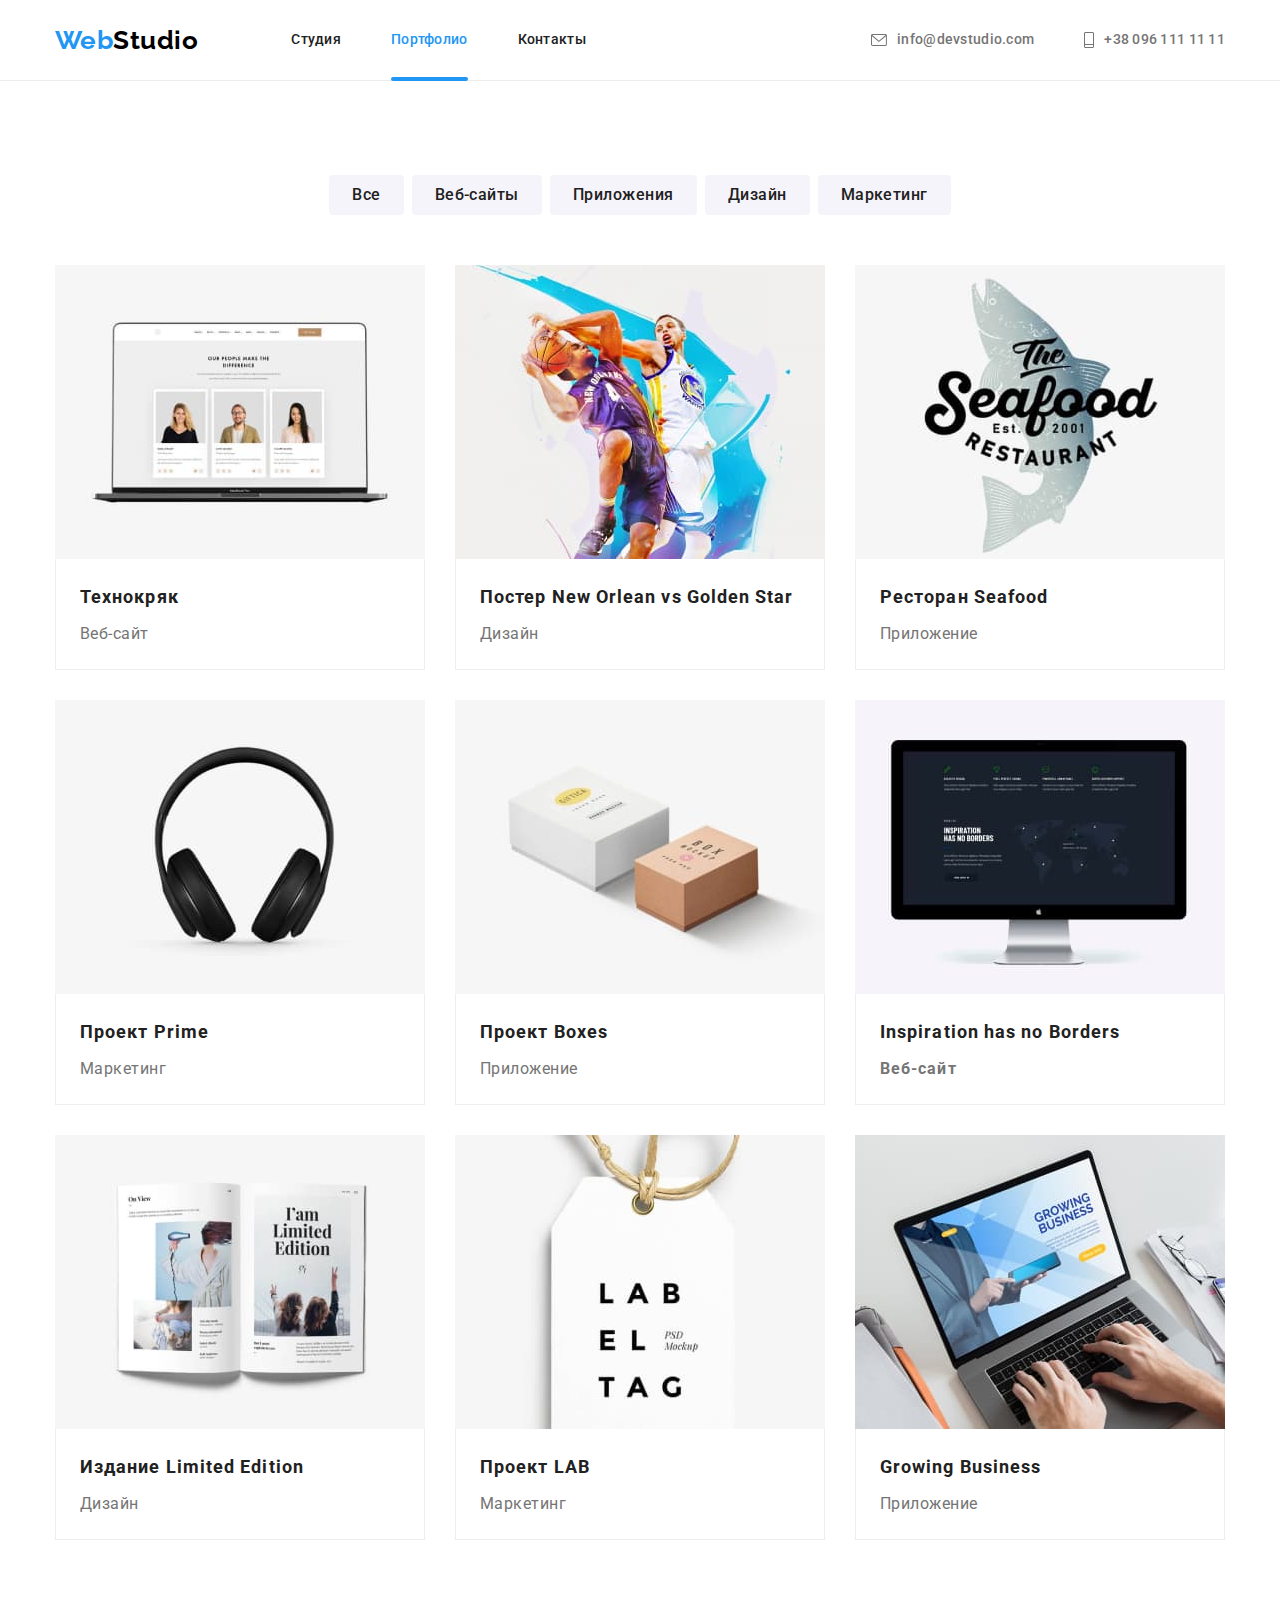
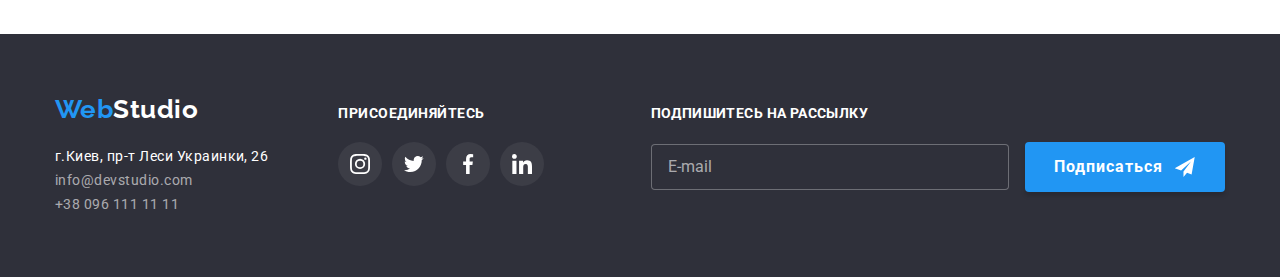
<file: portfolio.html>
<!DOCTYPE html>
<html lang="ru">
  <head>
    <meta charset="UTF-8" />
    <meta http-equiv="X-UA-Compatible" content="IE=edge" />
    <meta name="viewport" content="width=device-width, initial-scale=1.0" />
    <title>Портфолио</title>
    <link rel="preconnect" href="https://fonts.googleapis.com" />
    <link rel="preconnect" href="https://fonts.gstatic.com" crossorigin />
    <link
      href="https://fonts.googleapis.com/css2?family=Raleway:wght@700&family=Roboto:wght@400;500;700;900&display=swap"
      rel="stylesheet"
    />
    <link rel="stylesheet" href="https://cdnjs.cloudflare.com/ajax/libs/modern-normalize/1.1.0/modern-normalize.min.css">
    <link rel="stylesheet" href="./css/main.min.css">
  </head>
  <body>
     <!-- Header -->
    <header class="header">
      <div class="container header__section">
        <nav class="header__nav">
          <a class="header__logo logo link" href="./index.html"
            >Web<span class="header__logo--black">Studio</span></a
          >
          <ul class="nav list">
            <li class="nav__item">
              <a class="nav__link link" href="./index.html"
                >Студия</a
              >
            </li>
            <li class="nav__item">
              <a class="nav__link link nav__link--current" href="./portfolio.html"
                >Портфолио</a
              >
            </li>
            <li class="nav__item">
              <a class="nav__link link" href="">Контакты</a>
            </li>
          </ul>
        </nav>
        <ul class="header-contact header-contack__list list">
          <li class="header-contact__item">
            <a class="header-contact__link link" href="mailto:info@devstudio.com"
              ><svg class="header-contact__icon" width="16" height="12">
                <use href="./images/icons.svg#icon-envelope"></use>
              </svg>
              info@devstudio.com</a
            >
          </li>
          <li class="header-contact__item">
            <a class="header-contact__link link" href="tel:+380961111111"
              ><svg class="header-contact__icon" width="10" height="16">
                <use href="./images/icons.svg#icon-mobile"></use>
              </svg>
              +38 096 111 11 11</a
            >
          </li>
        </ul>
        <button class="menu-open" data-menu-open>
        <svg class="menu-burger" width="24" height="16">
          <use href="./images/icons.svg#icon-burger"></use>
        </svg>
        </button>
      </div>
      <div class="mob-menu flex is-hidden" data-menu>
        <div>
          <button class="menu-close" data-menu-close>
            <svg class="menu-close" width="40" height="40">
              <use href="./images/icons.svg#icon-close"></use>
            </svg>
          </button>
          <ul class="mob-menu-list list">
            <li class="mob-menu-list__item">
              <a class="mob-menu-list__link link " href="./index.html">Студия</a>
            </li>
            <li class="mob-menu-list__item">
              <a class="mob-menu-list__link link mob-menu-list__link--current" href="./portfolio.html">Портфолио</a>
            </li>
            <li class="mob-menu-list__item">
              <a class="mob-menu-list__link link" href="">Контакты</a>
            </li>
          </ul>
        </div>
        <div class="mob-menu-list__down">
          <a class="mob-menu-list__tell link" href="tel:+380961111111">
            +38 096 111 11 11</a>
          <a class="mob-menu-list__mail link" href="mailto:info@devstudio.com">info@devstudio.com</a>
          <ul class="mob-menu-list__social list">
            <li class="mob-menu-list__social-item">Instagram</li>
            <li class="mob-menu-list__social-item">Twitter</li>
            <li class="mob-menu-list__social-item">Facebook</li>
            <li class="mob-menu-list__social-item">LinkedIn</li>
          </ul>
        </div>
      </div>
    </header>
      <!-- Main content -->
    <main>
      <section class="portfolio-section">
          <h1 hidden>Примеры работ</h1>
          <ul class="portfolio-btn-list list">
            <li class="portfolio-btn-item">
              <button class="portfolio-btn" type="button">Все</button>
            </li>
            <li class="portfolio-btn-item">
              <button class="portfolio-btn" type="button">Веб-сайты</button>
            </li>
            <li class="portfolio-btn-item">
              <button class="portfolio-btn" type="button">Приложения</button>
            </li>
            <li class="portfolio-btn-item">
              <button class="portfolio-btn" type="button">Дизайн</button>
            </li>
            <li class="portfolio-btn-item">
              <button class="portfolio-btn" type="button">Маркетинг</button>
            </li>
          </ul>
        <div class="container">
          <ul class="portfolio-list list">
            <li class="portfolio-item">
              <a class="link portfolio__link" href="">
              <div class="portfolio-description">
                <picture>
                  <source srcset="./images/img1-370.jpg 1x, ./images/img/img1-370@2x.jpg 2x"
                    media="(min-width: 1200px)"
                  />
                  <source
                    srcset="./images/img/img1-354.jpg 1x, ./images/img/img1-354@2x.jpg 2x"
                    media="(min-width: 768px)"
                  />
                  <source
                    srcset="./images/img/img1-450.jpg 1x, ./images/img/img1-450@2x.jpg 2x"
                    media="(max-width: 767px)"
                  />
                  <img
                    class="portfolio__image"
                    src="./images/img/img1-354.jpg"
                    alt="Технокряк"
                  />
                </picture>
                <div class="portfolio-overlay">
                  <p class="portfolio-description-text">Технокряк это современная площадка распространения коронавируса. Компании используют эту платформу для цифрового шпионажа и атак на защищённые сервера конкурентов.</p>
                </div>
                </div>
              <div class="portfolio-border">
                <h2 class="portfolio-list-title">Технокряк</h2>
                <p class="portfolio-list-text">Веб-сайт</p>
              </div>
              </a>
            </li>
            <li class="portfolio-item">
              <a class="link portfolio__link" href="">
              <div class="portfolio-description">
                <picture>
                  <source
                    srcset="./images/img/img2-370.jpg 1x, ./images/img/img2-370@2x.jpg 2x"
                    media="(min-width: 1200px)"
                  />

                  <source
                    srcset="./images/img/img2-354.jpg 1x, ./images/img/img2-354@2x.jpg 2x"
                    media="(min-width: 768px)"
                  />
                  <source
                    srcset="./images/img/img2-450.jpg 1x, ./images/img/img2-450@2x.jpg 2x"
                    media="(max-width: 767px)"
                  />

                  <img
                    class="portfloio__image"
                    src="./images/img/img2-354.jpg"
                    alt="Постер New Orlean vs Golden Star"
                  />
                </picture>
                <div class="portfolio-overlay">
                  <p class="portfolio-description-text">Технокряк это современная площадка распространения коронавируса. Компании используют эту платформу для цифрового шпионажа и атак на защищённые сервера конкурентов.</p>
                </div>
              </div>
                <div class="portfolio-border">
                <h2 class="portfolio-list-title">
                  Постер <span lang="en">New Orlean vs Golden Star</span> 
                </h2>
                <p class="portfolio-list-text">Дизайн</p>
              </div>
              </a>
            </li>

            <li class="portfolio-item">
              <a class="link portfolio__link" href="">
              <div class="portfolio-description">
                <picture>
                  <source
                    srcset="./images/img/img3-370.jpg 1x, ./images/img/img3-370@2x.jpg 2x"
                    media="(min-width: 1200px)"
                  />
                  <source
                    srcset="./images/img/img3-354.jpg 1x, ./images/img/img3-354@2x.jpg 2x"
                    media="(min-width: 768px)"
                  />

                  <source
                    srcset="./images/img/img3-450.jpg 1x, ./images/img/img3-450@2x.jpg 2x"
                    media="(max-width: 767px)"
                  />

                  <img
                    class="portfolio__image"
                    src="./images/img/img3-354.jpg"
                    alt="Ресторан Seafood"
                  />
                </picture>
                <div class="portfolio-overlay">

                  <p class="portfolio-description-text">Технокряк это современная площадка распространения коронавируса. Компании используют эту платформу для цифрового шпионажа и атак на защищённые сервера конкурентов.</p>
                </div>
              </div>
              <div class="portfolio-border">
                <h2 class="portfolio-list-title">Ресторан <span lang="en">Seafood</span></h2>
                <p class="portfolio-list-text">Приложение</p>
              </div>
              </a>
            </li>

            <li class="portfolio-item">
              <a class="link portfolio__link" href="">
              <div class="portfolio-description">
                <picture>
                  <source
                    srcset="./images/img/img4-370.jpg 1x, ./images/img/img4-370@2x.jpg 2x"
                    media="(min-width: 1200px)"
                  />
                  <source
                    srcset="./images/img/img4-354.jpg 1x, ./images/img/img4-354@2x.jpg 2x"
                    media="(min-width: 768px)"
                  />
                  <source
                    srcset="./images/img/img4-450.jpg 1x, ./images/img/img4-450@2x.jpg 2x"
                    media="(max-width: 767px)"
                  />
                  <img
                    class="portfolio__image"
                    src="./images/img/img4-354.jpg"
                    alt="Проект Prime"
                  />
                </picture>
                <div class="portfolio-overlay">
                  <p class="portfolio-description-text">Технокряк это современная площадка распространения коронавируса. Компании используют эту платформу для цифрового шпионажа и атак на защищённые сервера конкурентов.</p>
                </div>
              </div>
              <div class="portfolio-border">
                <h2 class="portfolio-list-title">Проект <span lang="en">Prime</span></h2>
                <p class="portfolio-list-text">Маркетинг</p>
              </div>
              </a>
            </li>

            <li class="portfolio-item">
              <a class="link portfolio__link" href="">
              <div class="portfolio-description">
                <picture>
                  <source
                    srcset="./images/img/img5-370.jpg 1x, ./images/img/img5-370@2x.jpg 2x"
                    media="(min-width: 1200px)"
                  />
                  <source
                    srcset="./images/img/img5-354.jpg 1x, ./images/img/img5-354@2x.jpg 2x"
                    media="(min-width: 768px)"
                  />
                  <source
                    srcset="./images/img/img5-450.jpg 1x, ./images/img/img5-450@2x.jpg 2x"
                    media="(max-width: 767px)"
                  />
                  <img
                    class="portfolio__image"
                    src="./images/img/img5-354.jpg"
                    alt="Проект Boxes"
                  />
                </picture>
                <div class="portfolio-overlay">
                  <p class="portfolio-description-text">Технокряк это современная площадка распространения коронавируса. Компании используют эту платформу для цифрового шпионажа и атак на защищённые сервера конкурентов.</p>
                </div>
              </div>
              <div class="portfolio-border">
                <h2 class="portfolio-list-title">Проект <span lang="en">Boxes</span></h2>
                <p class="portfolio-list-text">Приложение</p>
              </div>
              </a>
            </li>

            <li class="portfolio-item">
              <a class="link portfolio__link" href="">
              <div class="portfolio-description">
                <picture>
                  <source
                    srcset="./images/img/img6-370.jpg 1x, ./images/img/img6-370@2x.jpg 2x"
                    media="(min-width: 1200px)"
                  />
                  <source
                    srcset="./images/img/img6-354.jpg 1x, ./images/img/img6-354@2x.jpg 2x"
                    media="(min-width: 768px)"
                  />
                  <source
                    srcset="./images/img/img5-450.jpg 1x, ./images/img/img5-450@2x.jpg 2x"
                    media="(max-width: 767px)"
                  />
                  <img
                    class="portfolio__image"
                    src="./images/img/img6-354.jpg"
                    alt="Inspiration has no Borders"
                  />
                </picture>
                <div class="portfolio-overlay">
                  <p class="portfolio-description-text">Технокряк это современная площадка распространения коронавируса. Компании используют эту платформу для цифрового шпионажа и атак на защищённые сервера конкурентов.</p>
                </div>
              </div>
              <div class="portfolio-border">
                <h2 class="portfolio-list-title"><span lang="en">Inspiration has no Borders</span</h2>
                <p class="portfolio-list-text">Веб-сайт</p>
              </div>
              </a>
            </li>

            <li class="portfolio-item">
              <a class="link portfolio__link" href="">
              <div class="portfolio-description">
                <picture>
                  <source
                    srcset="./images/img/img7-370.jpg 1x, ./images/img/img7-370@2x.jpg 2x"
                    media="(min-width: 1200px)"
                  />
                  <source
                    srcset="./images/img/img7-354.jpg 1x, ./images/img/img7-354@2x.jpg 2x"
                    media="(min-width: 768px)"
                  />
                  <source
                    srcset="./images/img/img7-450.jpg 1x, ./images/img/img7-450@2x.jpg 2x"
                    media="(max-width: 767px)"
                  />
                  <img
                    class="portfolio__image"
                    src="./images/img/img7-354.jpg"
                    alt="Издание Limited Edition"
                  />
                </picture>
                <div class="portfolio-overlay">
                  <p class="portfolio-description-text">Технокряк это современная площадка распространения коронавируса. Компании используют эту платформу для цифрового шпионажа и атак на защищённые сервера конкурентов.</p>
                </div>
              </div>
              <div class="portfolio-border">
                <h2 class="portfolio-list-title">Издание <span lang="en">Limited Edition</span></h2>
                <p class="portfolio-list-text">Дизайн</p>
              </div>
              </a>
            </li>

            <li class="portfolio-item">
              <a class="link portfolio__link" href="">
              <div class="portfolio-description">
                <picture>
                  <source
                    srcset="./images/img/img8-370.jpg 1x, ./images/img/img8-370@2x.jpg 2x"
                    media="(min-width: 1200px)"
                  />
                  <source
                    srcset="./images/img/img8-354.jpg 1x, ./images/img/img8-354@2x.jpg 2x"
                    media="(min-width: 768px)"
                  />
                  <source
                    srcset="./images/img/img8-450.jpg 1x, ./images/img/img8-450@2x.jpg 2x"
                    media="(max-width: 767px)"
                  />
                  <img
                    class="portfolio__image"
                    src="./images/img/img8-354.jpg"
                    alt="Проект LAB"
                  />
                </picture>
                <div class="portfolio-overlay">
                  <p class="portfolio-description-text">Технокряк это современная площадка распространения коронавируса. Компании используют эту платформу для цифрового шпионажа и атак на защищённые сервера конкурентов.</p>
                </div>
              </div>
              <div class="portfolio-border">
                <h2 class="portfolio-list-title">Проект <span lang="en">LAB</span></h2>
                <p class="portfolio-list-text">Маркетинг</p>
              </div>
              </a>
            </li>

            <li class="portfolio-item border">
              <a class="link portfolio__link" href="">
              <div class="portfolio-description">
                <picture>
                  <source
                    srcset="./images/img/img9-370.jpg 1x, ./images/img/img9-370@2x.jpg 2x"
                    media="(min-width: 1200px)"
                  />
                  <source
                    srcset="./images/img/img9-354.jpg 1x, ./images/img/img9-354@2x.jpg 2x"
                    media="(min-width: 768px)"
                  />
                  <source
                    srcset="./img/img9-450.jpg 1x, ./images/img/img9-450@2x.jpg 2x"
                    media="(max-width: 767px)"
                  />
                  <img
                    class="portfolio__image"
                    src="./images/img/img9-354.jpg"
                    alt="Growing Business"
                  />
                </picture>
                <div class="portfolio-overlay">
                  <p class="portfolio-description-text">Технокряк это современная площадка распространения коронавируса. Компании используют эту платформу для цифрового шпионажа и атак на защищённые сервера конкурентов.</p>
                </div>
              </div>
              <div class="portfolio-border">
                <h2 class="portfolio-list-title"><span lang="en">Growing Business</span></h2>
                <p class="portfolio-list-text">Приложение</p>
              </div>
              </a>
            </li>
          </ul>
        </div>
      </section>
    </main>
      
      <footer class="footer">
        <div class="container">
          <div class="footer__flex">
            <div class="footer__contacts-flex">
              <a class="footer__logo logo link" href="./index.html"
                >Web<span class="footer__logo--white">Studio</span>
              </a>
              
              <address class="footer-contact">
                <ul class="footer-contact__list list">
                  <li class="footer-contact__item">
                    <a
                      class="footer-contact__link footer-contact__address link"
                      href="https://goo.gl/maps/CdvJLRiEL6Q8Smko8"
                      target="_blank"
                      rel="noreferrer noopener"
                      >г.Киев, пр-т Леси Украинки, 26</a
                    >
                  </li>
                  <li class="footer-contact__item">
                    <a
                      class="footer-contact__link link"
                      href="mailto:info@devstudio.com"
                      >info@devstudio.com</a
                    >
                  </li>
                  <li class="footer-contact__item">
                    <a class="footer-contact__link link" href="tel:+380961111111"
                      >+38 096 111 11 11</a
                    >
                  </li>
                </ul>
              </address>
            </div>
            <div class="social-section">
              <p class="social-section__text">Присоединяйтесь</p>
              <ul class="footer-list list">
                <li class="footer-list__item">
                  <a class="footer-list__link" href="">
                    <svg class="footer-list__icon" width="20" height="20">
                      <use href="./images/icons.svg#icon-instagram"></use>
                    </svg>
                  </a>
                </li>
  
                <li class="footer-list__item">
                  <a class="footer-list__link" href="">
                    <svg class="footer-list__icon" width="20" height="20">
                      <use href="./images/icons.svg#icon-twitter"></use>
                    </svg>
                  </a>
                </li>
  
                <li class="footer-list__item">
                  <a class="footer-list__link" href="">
                    <svg class="footer-list__icon" width="20" height="20">
                      <use href="./images/icons.svg#icon-facebook"></use>
                    </svg>
                  </a>
                </li>
  
                <li class="footer-list__item">
                  <a class="footer-list__link" href="">
                    <svg class="footer-list__icon" width="20" height="20">
                      <use href="./images/icons.svg#icon-linkedin"></use>
                    </svg>
                  </a>
                </li>
              </ul>
            </div>
            <div class="footer-submit">
              <p class="footer-submit__text">Подпишитесь на рассылку</p>
              <div class="footer-submit__form">
                <label class="footer-submit__label" for="submit-mail"></label>
                <input class="footer-submit__input" type="email" name="submit-mail" id="submit-mail" placeholder="E-mail">
                <button type="submit" class="footer-submit__btn">
                  Подписаться
                  <svg class="button-submit__icon">
                    <use href="./images/icons.svg#icon-icon-send"></use>
                  </svg>
                </button>
              </div>
            </div>
          </div>
        </div>
      </footer>
    <script src="./js/menu.js"></script>
  </body>
</html>
</file>
<file: css/main.min.css>
:root{--primary-text-color: #212121;--secondary-text-color: #757575;--white-text-color: #ffffff;--accent-color: #2196f3;--black-logo-color: #000000;--footer-text-color: rgba(255, 255, 255, 0.6);--white-background-color: #ffffff;--hero-background-color: #2f303a;--team-background-color: #f5f4fa}body{font-family:"Roboto";letter-spacing:.03em;background-color:var(--white-background-color);color:var(--primary-text-color)}.list{list-style:none}.link{text-decoration:none}h1,h2,h3,h4,h5,h6,p,ul{margin:0;padding:0}img{display:block;width:100%;height:auto}.container{width:100%;margin-left:auto;margin-right:auto;padding:0 15px}@media screen and (min-width: 480px){.container{padding:0 15px}}@media screen and (min-width: 480px){.container{width:480px}}@media screen and (min-width: 768px){.container{width:768px}}@media screen and (min-width: 1200px){.container{width:1200px}}.section-title{font-weight:700;font-size:36px;line-height:1.17;text-align:center;color:var(--primary-text-color)}.logo{font-family:"Raleway";font-weight:700;font-size:26px;line-height:1.19;align-items:center;text-align:center;color:var(--accent-color)}.visually-hidden{position:absolute;width:1px;height:1px;margin:-1px;padding:0;overflow:hidden;border:0;clip:rect(0 0 0 0)}.header{border-bottom:1px solid #ececec}.header__section{display:flex;align-items:center;justify-content:space-between;padding-left:15px;padding-right:15px}@media screen and (max-width: 767px){.header__section{max-width:767px}}.header__nav{display:flex;align-items:center}.header__logo{margin-right:93px;padding-bottom:24px;padding-top:24px}.header__logo--black{color:var(--black-logo-color)}.nav{display:flex}@media screen and (max-width: 767px){.nav{display:none}}.nav__item:not(:last-child){margin-right:50px}.nav__link{display:block;padding-top:32px;padding-bottom:32px;font-weight:500;font-size:14px;line-height:1.14;letter-spacing:.02em;color:var(--primary-text-color);position:relative;transition:color 250ms cubic-bezier(0.4, 0, 0.2, 1)}.nav__link:focus,.nav__link:hover{color:var(--accent-color)}.nav__link--current{color:var(--accent-color)}.nav__link--current::after{position:absolute;display:block;content:"";width:100%;height:4px;border-radius:2px;bottom:-1px;background-color:var(--accent-color)}.header-contact{display:flex}@media screen and (max-width: 767px){.header-contact{display:none}}@media screen and (min-width: 768px)and (max-width: 1199px){.header-contact{flex-direction:column;align-content:center}}.header-contack__list{margin-left:auto}.header-contact__item+.header-contact__item{margin-left:50px}@media screen and (min-width: 768px)and (max-width: 1199px){.header-contact__item+.header-contact__item{margin-left:0px}}@media screen and (min-width: 768px)and (max-width: 1199px){.header-contact__item{margin-left:0px}}.header-contact__link{display:inline-flex;padding:32px 0px 32px;align-items:center;font-weight:500;font-size:14px;line-height:1.14;letter-spacing:.02em;color:var(--secondary-text-color);transition:color 250ms cubic-bezier(0.4, 0, 0.2, 1)}.header-contact__link:hover,.header-contact__link:focus{color:var(--accent-color)}@media screen and (min-width: 768px)and (max-width: 1199px){.header-contact__link{padding:0}}@media screen and (min-width: 768px)and (max-width: 1199px){.header-contact__link.email{padding-top:24px}.header-contact__link.tel{padding-bottom:24px}}@media screen and (min-width: 768px)and (max-width: 1199px){.header-contact__item:not(:last-child){margin-bottom:10px}}.header-contact__icon{margin-right:10px;fill:currentColor}.mob-menu{width:100vw;height:100vh;position:fixed;background-color:#fff;top:0;right:0;padding:15px 10px 48px 40px;z-index:999;transition:all 250ms cubic-bezier(0.4, 0, 0.2, 1)}.flex{display:flex;flex-direction:column;justify-content:space-between}.menu-open{display:flex;align-items:center;justify-content:center;width:40px;height:40px;background-color:rgba(0,0,0,0);color:#212121;border:none;margin-left:auto;cursor:pointer}.menu-open:hover,.menu-open:focus{fill:var(--accent-color)}@media screen and (min-width: 768px){.menu-open{display:none}}.menu-close{display:flex;align-items:center;justify-content:center;background-color:rgba(0,0,0,0);color:#212121;border:none;margin-left:auto;cursor:pointer}.menu-close:hover,.menu-close:focus{fill:var(--accent-color)}.mob-menu-list__item:not(:last-child){margin-bottom:32px}.mob-menu-list__link{font-family:Roboto;font-weight:500;font-size:40px;line-height:1.18;letter-spacing:.02em;color:#212121;transition:color 250ms cubic-bezier(0.4, 0, 0.2, 1)}.mob-menu-list__link:focus,.mob-menu-list__link:hover{color:var(--accent-color)}.mob-menu-list__link--current{color:var(--accent-color)}.mob-menu-list__tell{display:block;margin-bottom:32px;font-family:Roboto;font-style:normal;font-weight:500;font-size:34px;line-height:1.18;letter-spacing:.02em;color:#2196f3}.mob-menu-list__mail{display:block;font-family:Roboto;font-style:normal;font-weight:500;font-size:24px;line-height:1.17;letter-spacing:.02em;color:#757575;margin-bottom:64px}.mob-menu-list__social{display:flex;flex-direction:row;column-gap:10px}.mob-menu-list__social-item{position:relative;font-weight:500;font-size:18px;line-height:1.22;letter-spacing:.02em;color:#2196f3}.mob-menu-list__social-item:not(:last-child){padding-right:10px}.mob-menu-list__social-item:not(:last-child){border-width:0 1px 0 0;border-style:solid;border-color:rgba(33,33,33,.2)}.mob-menu.is-hidden{opacity:0;visibility:hidden;pointer-events:none;transition:opacity 250ms cubic-bezier(0.4, 0, 0.2, 1),visibility 250ms cubic-bezier(0.4, 0, 0.2, 1)}.hero{text-align:center;margin-left:auto;margin-right:auto;background-color:var(--hero-background-color);background-image:linear-gradient(to right, rgba(47, 48, 58, 0.4), rgba(47, 48, 58, 0.4)),url("../img/hero-mobile.jpg");background-repeat:no-repeat;background-size:cover;background-position:center;height:400px;padding-top:117px;padding-bottom:117px}@media screen and (min-device-pixel-ratio: 2),screen and (min-resolution: 192dpi),screen and (min-resolution: 2dppx){.hero{background-image:linear-gradient(to right, rgba(47, 48, 58, 0.4), rgba(47, 48, 58, 0.4)),url(../images/hero-mobile2x.jpg)}}@media screen and (min-width: 768px){.hero{background-image:linear-gradient(to right, rgba(47, 48, 58, 0.4), rgba(47, 48, 58, 0.4)),url("../images/hero-tablet.jpg")}}@media screen and (min-width: 768px)and (min-device-pixel-ratio: 2),screen and (min-width: 768px)and (min-resolution: 192dpi),screen and (min-width: 768px)and (min-resolution: 2dppx){.hero{background-image:linear-gradient(to right, rgba(47, 48, 58, 0.4), rgba(47, 48, 58, 0.4)),url("../images/hero-tablet2x.jpg")}}@media screen and (min-width: 1200px){.hero{background-image:linear-gradient(to right, rgba(47, 48, 58, 0.4), rgba(47, 48, 58, 0.4)),url("../images/hero-desctop.jpg")}}@media screen and (min-width: 1200px)and (min-device-pixel-ratio: 2),screen and (min-width: 1200px)and (min-resolution: 192dpi),screen and (min-width: 1200px)and (min-resolution: 2dppx){.hero{background-image:linear-gradient(to right, rgba(47, 48, 58, 0.4), rgba(47, 48, 58, 0.4)),url("../images/hero-desctop2x.jpg")}}@media screen and (min-width: 1200px){.hero{max-width:1600px;height:600px;padding:200px 0}}.hero__title{padding:0;margin-bottom:30px;margin-left:auto;margin-right:auto;max-width:250px;font-weight:900;font-size:18px;line-height:1.62;letter-spacing:.06em;text-transform:uppercase;color:var(--white-text-color)}@media screen and (min-width: 480px){.hero__title{font-size:26px;max-width:360px}}@media screen and (min-width: 1200px){.hero__title{font-size:44px;max-width:360px;line-height:1.36;max-width:696px;margin-left:auto;margin-right:auto}}.hero__btn{display:inline-block;min-width:140px;border-radius:4px;border:1px solid rgba(0,0,0,0);padding:7px;background-color:var(--accent-color);color:var(--white-text-color);font-family:"Roboto";font-weight:700;font-size:12px;line-height:1.87;align-items:center;text-align:center;letter-spacing:.06em;cursor:pointer;transition:background-color 250ms cubic-bezier(0.4, 0, 0.2, 1),color 250ms cubic-bezier(0.4, 0, 0.2, 1)}.hero__btn:hover,.hero__btn:focus{background-color:#188ce8;box-shadow:rgba(0,0,0,.25)}@media screen and (min-width: 480px){.hero__btn{padding:10px 32px;font-size:16px;min-width:200px}}@media screen and (min-width: 180px){.hero__btn{padding:10px 32px;font-size:16px;min-width:200px}}.features{padding-top:60px;padding-bottom:60px}@media screen and (min-width: 1200px){.features{padding-top:94px;padding-bottom:94px}}@media screen and (max-width: 479px){.features{padding-left:15px;padding-right:15px}}@media screen and (min-width: 768px){.features-flex{display:flex;flex-wrap:wrap}}@media screen and (min-width: 1200px){.features-flex{display:flex;flex-wrap:wrap}}.features-list{display:grid;grid-template-columns:repeat(1, 1fr);grid-gap:30px}@media screen and (min-width: 768px)and (max-width: 1199px){.features-list{grid-template-columns:repeat(2, 1fr);grid-auto-rows:minmax(auto, auto);grid-gap:30px}}@media screen and (min-width: 1200px){.features-list{grid-template-columns:repeat(4, 1fr);grid-auto-rows:minmax(auto, auto);grid-gap:30px}}.features-list__icon-fon{display:flex;height:120px;align-items:center;justify-content:center;flex-direction:column;margin-bottom:30px;background-color:var(--team-background-color)}@media screen and (min-width: 480px){.features-list__icon-fon{width:450px}}@media screen and (min-width: 768px){.features-list__icon-fon{width:354px}}@media screen and (min-width: 1200px){.features-list__icon-fon{width:270px}}.features-list__icon{align-items:center}.features-list__title{margin-bottom:10px;font-weight:700;font-size:14px;line-height:1.14;text-transform:uppercase;text-align:center}@media screen and (min-width: 768px){.features-list__title{text-align:left}}.features-list__text{font-size:14px;line-height:1.71;color:var(--secondary-text-color)}.work{padding-bottom:94px;display:none}@media screen and (min-width: 1200px){.work{display:block}}.work__title{margin-bottom:50px}.work-list{display:flex;justify-content:center;align-items:center;grid-gap:30px}.work-list__item{position:relative}.work-list__text{display:flex;position:absolute;min-height:70px;width:370px;color:#fff;background-color:rgba(47,48,58,.8);bottom:0;left:0;align-items:center;justify-content:center;font-family:"Roboto";font-weight:700;font-size:14px;line-height:1.14;letter-spacing:.03em;text-transform:uppercase}.team{padding-top:60px;padding-bottom:60px;background-color:var(--team-background-color)}@media screen and (min-width: 1200px){.team{padding-top:94px;padding-bottom:94px}}.team__title{margin-bottom:30px;font-weight:700;font-size:28px;line-height:1.17;text-align:center}@media screen and (min-width: 1200px){.team__title{margin-bottom:50px;font-size:36px}}.team-list{display:flex;flex-wrap:wrap;justify-content:center;align-items:center;grid-gap:30px}@media screen and (min-width: 768px)and (max-width: 1199px){.team-list{grid-template-columns:repeat(2, 1fr);grid-auto-rows:minmax(auto, auto);grid-gap:30px}}@media screen and (min-width: 1200px){.team-list{grid-template-columns:repeat(4, 1fr);grid-auto-rows:minmax(auto, auto);grid-gap:30px}}.team-list__item{box-shadow:0px 1px 3px rgba(0,0,0,.12),0px 1px 1px rgba(0,0,0,.14),0px 2px 1px rgba(0,0,0,.2);background-color:var(--white-background-color)}@media screen and (max-width: 479px){.team-list__item{width:270px}}@media screen and (min-width: 480px){.team-list__item{width:450px}}@media screen and (min-width: 768px){.team-list__item{width:354px}}@media screen and (min-width: 1200px){.team-list__item{width:270px}}.team-list__workers{padding:32px}.team-list__worker{font-weight:500;font-size:16px;line-height:1.19;text-align:center}.team-list__profession{margin-top:10px;font-size:16px;line-height:1.19;text-align:center;color:var(--secondary-text-color)}.team-list__social-list{display:flex;justify-content:center;align-items:center;margin-top:16px;list-style:none;gap:10px}.team-list__social-item{width:44px;height:44px}.team-list__social-link{display:flex;align-items:center;justify-content:center;outline:rgba(0,0,0,0);width:44px;height:44px;fill:#afb1b8;border-radius:50%;box-shadow:none;transition:background-color 250ms cubic-bezier(0.4, 0, 0.2, 1),color 250ms cubic-bezier(0.4, 0, 0.2, 1);transition:box-shadow 250ms cubic-bezier(0.4, 0, 0.2, 1),color 250ms cubic-bezier(0.4, 0, 0.2, 1)}.team-list__social-link:hover,.team-list__social-link:focus{background-color:#2196f3;box-shadow:0px 3px 2px rgba(0,0,100,.1),0px 2px 4px rgba(0,0,100,.08),0px 4px 4px rgba(0,0,100,.12)}.team-list__social-icon{width:20px;height:20px;fill:#afb1b8;transition:fill 250ms cubic-bezier(0.4, 0, 0.2, 1)}.team-list__social-link:hover .team-list__social-icon,.team-list__social-link:focus .team-list__social-icon{fill:#fff}.team-list__social-item+.team-list__social-item{margin-left:10px}.client{padding-top:60px;padding-bottom:60px}@media screen and (min-width: 1200px){.client{padding-top:94px;padding-bottom:94px}}.client__title{margin-bottom:30px;font-weight:700;font-size:28px;line-height:1.17;text-align:center}@media screen and (min-width: 1200px){.client__title{margin-bottom:50px;font-size:36px}}.client__list{justify-content:center;align-items:center;grid-gap:30px}.customers{display:flex;flex-wrap:wrap}@media screen and (min-width: 1200px){.customers{flex-wrap:nowrap}}.customers__item{height:90px;transition:border-color 250ms cubic-bezier(0.4, 0, 0.2, 1),color 250ms cubic-bezier(0.4, 0, 0.2, 1)}.customers__item:focus,.customers__item:hover{color:var(--accent-color);border-color:var(--accent-color)}@media screen and (max-width: 767px){.customers__item{flex-basis:calc((100% - 30px)/2)}}@media screen and (min-width: 768px){.customers__item{flex-basis:calc((100% - 60px)/3)}}@media screen and (min-width: 1200px){.customers__item{flex-basis:calc((100% - 150px)/6)}}.customers__link{display:flex;justify-content:center;align-items:center;border:1px solid #afb1b8;color:#afb1b8;background-color:#fff;width:100%;height:100%;transition:border-color 250ms cubic-bezier(0.4, 0, 0.2, 1),color 250ms cubic-bezier(0.4, 0, 0.2, 1)}.customers__link:focus,.customers__link:hover{color:var(--accent-color);border-color:var(--accent-color)}@media screen and (min-width: 1200px){.customers__link{width:170px}}.customers__icon{fill:currentColor}.footer{text-align:center;padding:60px 0px;background-color:var(--hero-background-color)}.footer__flex{display:block;align-items:baseline;margin:0;padding:0px;list-style:none}@media(min-width: 768px){.footer__flex{display:flex;justify-content:center;flex-wrap:wrap;gap:30px 165px}}@media(min-width: 1200px){.footer__flex{display:flex;justify-content:center;text-align:left;gap:0px}}@media(min-width: 1200px){.footer__contacts-flex{margin-right:70px}}.footer__logo--white{color:var(--white-text-color)}.footer-contact{margin-top:20px}.footer-contact__link{font-style:normal;font-size:14px;line-height:1.71;color:var(--footer-text-color);transition:color 250ms cubic-bezier(0.4, 0, 0.2, 1)}.footer-contact__link:hover,.footer-contact__link:focus{color:var(--accent-color)}.footer-contact__address{color:#fff}.social-section{display:block;margin-top:60px;text-align:center}@media(min-width: 768px){.social-section{margin-top:0px}}@media(min-width: 1200px){.social-section{margin-right:auto}}.social-section__text{margin-bottom:20px;font-weight:700;font-size:14px;line-height:1.14;text-transform:uppercase;color:var(--white-text-color)}@media(min-width: 768px){.social-section__text{align-items:baseline}}@media(min-width: 1200px){.social-section__text{text-align:left;margin-left:auto}}.footer-list{display:flex;justify-content:space-between;justify-content:center;padding:0;margin-top:0;list-style:none}.footer-list__item{width:44px;height:44px;margin-right:10px}.footer-list__item:last-child{margin-right:0}.footer-list__link{display:flex;width:44px;height:44px;border-radius:50%;color:#fff;background-color:rgba(255,255,255,.062745098);transition:background-color 250ms cubic-bezier(0.4, 0, 0.2, 1),color 250ms cubic-bezier(0.4, 0, 0.2, 1)}.footer-list__link:hover,.footer-list__link:focus{color:#fff;background-color:var(--accent-color)}.footer-list__icon{margin:12px 0px 0px 12px;fill:currentColor}@media screen and (max-width: 767px){.footer-submit{margin-top:60px;width:100%}}@media screen and (max-width: 1199px){.footer-submit{padding:0}}.footer-submit__text{margin-bottom:20px;font-weight:700;font-size:14px;line-height:1.14;letter-spacing:.03em;text-transform:uppercase;color:var(--white-text-color)}.footer-submit__input{margin-bottom:20px;width:100%;margin:0;padding:13px 16px;border-radius:4px;border:1px solid rgba(255,255,255,.3);background-color:var(--hero-background-color);color:var(--white-text-color)}.footer-submit__input::placeholder{font-size:16px;line-height:1.25;color:rgba(255,255,255,.6)}@media(min-width: 1200px){.footer-submit__input{width:358px;margin-right:12px}}.footer-submit__btn{display:inline-flex;align-items:center;justify-content:center;width:200px;height:50px;border:none;margin-top:20px;padding:8px 29px;border-radius:4px;background-color:var(--accent-color);box-shadow:0px 4px 4px rgba(0,0,0,.15);color:var(--white-text-color);font-family:"Roboto";font-style:normal;font-weight:700;font-size:16px;line-height:1.87;letter-spacing:.06em;cursor:pointer;min-height:43px}@media(min-width: 1200px){.footer-submit__btn{margin-top:0px}}.button-submit__icon{margin-left:10px;width:24px;height:20px;fill:#fff}.portfolio-section{padding-top:60px;padding-bottom:60px}@media screen and (min-width: 1200px){.portfolio-section{padding-top:94px;padding-bottom:94px}}@media screen and (max-width: 479px){.portfolio-section{padding-left:15px;padding-right:15px}}.portfolio-btn-list{display:flex;flex-wrap:wrap;justify-content:flex-start;margin-bottom:40px;grid-gap:8px;grid-row-gap:15px}@media(min-width: 768px){.portfolio-btn-list{justify-content:center;margin-bottom:30px}}@media(min-width: 1200px){.portfolio-btn-list{margin-bottom:50px}}.portfolio-item:hover .portfolio-overlay{transform:translateY(0)}.portfolio-description{position:relative;overflow:hidden}.portfolio-overlay{position:absolute;display:inline-block;content:"";width:100%;height:100%;top:0;overflow-y:scroll;left:0;background-color:rgba(33,150,243,.9);transform:translateY(101%);transition:transform 250ms cubic-bezier(0.4, 0, 0.2, 1)}.portfolio__link:hover .portfolio-overlay,.portfolio__link:focus .portfolio-overlay{transform:translateY(0)}.portfolio-description-text{position:absolute;top:0;left:0;padding:63px 24px;font-size:18px;line-height:1.56;color:var(--white-text-color)}.portfolio-btn{display:inline-block;min-width:73px;border-radius:4px;border:1px solid rgba(0,0,0,0);padding:6px 22px;font-family:"Roboto";font-weight:500;font-size:16px;line-height:1.63;letter-spacing:.03em;text-align:center;background-color:var(--team-background-color);color:var(--primary-text-color);cursor:pointer;transition:background-color 250ms cubic-bezier(0.4, 0, 0.2, 1),color 250ms cubic-bezier(0.4, 0, 0.2, 1),box-shadow 250ms cubic-bezier(0.4, 0, 0.2, 1)}.portfolio-btn:hover,.portfolio-btn:focus{background-color:var(--accent-color);color:var(--white-text-color);box-shadow:0px 3px 1px rgba(0,0,0,.1),0px 1px 2px rgba(0,0,0,.08),0px 2px 2px rgba(0,0,0,.12)}.portfolio-list{display:grid;grid-template-columns:auto;gap:30px 30px;align-items:stretch}@media screen and (min-width: 480px){.portfolio-list{grid-template-columns:auto}}@media screen and (min-width: 768px){.portfolio-list{grid-template-columns:auto auto}}@media screen and (min-width: 1200px){.portfolio-list{grid-template-columns:auto auto auto}}.portfolio-item{transition:box-shadow 250ms cubic-bezier(0.4, 0, 0.2, 1)}.portfolio-item:hover,.portfolio-item:focus{box-shadow:0px 3px 1px rgba(0,0,0,.1),0px 1px 2px rgba(0,0,0,.08),0px 2px 2px rgba(0,0,0,.12)}.portfolio__link{display:flex;flex-direction:column;height:100%;box-shadow:none;transition:box-shadow 500ms cubic-bezier(0.4, 0, 0.2, 1);outline:rgba(0,0,0,0)}.portfolio__link:hover,.portfolio__link:focus{box-shadow:0px 1px 1px rgba(0,0,0,.12),0px 4px 4px rgba(0,0,0,.06),1px 4px 6px rgba(0,0,0,.16);transform:translateY(0)}.portfolio-border{flex-grow:1;border:1px solid #eee;border-top:rgba(0,0,0,0);padding:20px 24px}.portfolio-list-title{font-family:"Roboto";font-style:normal;font-weight:700;font-size:18px;line-height:2;letter-spacing:.06em;color:#212121}.portfolio-list-text{margin-top:4px;font-size:16px;line-height:1.87;color:var(--secondary-text-color)}.backdrop{position:fixed;display:flex;align-items:center;justify-content:center;width:100vw;height:100vh;background-color:rgba(0,0,0,.2);top:0;transition:opacity 250ms cubic-bezier(0.4, 0, 0.2, 1),visibility 250ms cubic-bezier(0.4, 0, 0.2, 1)}.backdrop.is-hidden{opacity:0;visibility:hidden;pointer-events:none}.backdrop.is-hidden .modal{transform:scale(2)}.modal{width:320px;min-height:581px;background-color:#fff;position:relative;transform:scale(1);transition:transform 250ms cubic-bezier(0.4, 0, 0.2, 1)}@media screen and (min-width: 480px){.modal{width:450px;min-height:609px}}@media screen and (min-width: 1200px){.modal{width:528px;min-height:581px}}.modal-icon{fill:var(--black-logo-color);transition:fill 250ms cubic-bezier(0.4, 0, 0.2, 1)}.close-btn{position:absolute;display:flex;align-items:center;justify-content:center;right:8px;top:8px;background-color:rgba(0,0,0,0);border-radius:50%;width:30px;height:30px;border:1px solid rgba(0,0,0,.1);cursor:pointer}.close-btn:hover .modal-icon{fill:var(--accent-color)}.close-btn:hover,.close-btn:focus{border-color:#188ce8;transition:border-color 250ms cubic-bezier(0.4, 0, 0.2, 1)}.form{margin-left:auto;margin-right:auto;padding:40px}@media screen and (min-width: 480px){.form{width:450px}}@media screen and (min-width: 1200px){.form{width:528px}}.form-title{display:block;font-weight:700;font-size:20px;line-height:1.15;text-align:center}.top-title{margin-top:12px}.form-field{position:relative;display:flex;flex-direction:column;margin-bottom:10px}.form-label,.comment-label{font-size:12px;line-height:1.16;letter-spacing:.01em;color:var(--secondary-text-color);margin-bottom:4px}.form-input{width:100%;margin:0;padding:11px 42px;border:1px solid rgba(33,33,33,.2);border-radius:4px;outline:none;transition:border-color 250ms cubic-bezier(0.4, 0, 0.2, 1)}.form-input:focus{border-color:var(--accent-color)}.form-input:focus~.input-icon{fill:var(--accent-color)}.input-icon{position:absolute;top:50%;left:15px;transform:translateY(25%);display:inline-block;width:12px;height:12px;transition:fill 250ms cubic-bezier(0.4, 0, 0.2, 1)}textarea{resize:none;border:1px solid rgba(33,33,33,.2);border-radius:4px;padding:12px 16px;font-size:12px;line-height:1.17;letter-spacing:.01em;height:120px;outline:none;transition:border-color 250ms cubic-bezier(0.4, 0, 0.2, 1)}textarea:focus{border-color:var(--accent-color)}.comment::placeholder{font-size:12px;line-height:1.17;letter-spacing:.01em;color:#757575}.form-field-chek{padding-left:0px;margin-top:25px;margin-bottom:30px}@media screen and (min-width: 1200px){.form-field-chek{padding-left:14px}}.icon-chek{display:inline-block;width:16px;height:15px;border:3px solid #212121;border-radius:2px;margin-right:7px;transition:border-color 250ms cubic-bezier(0.4, 0, 0.2, 1)}.icon-chek:hover,.icon-chek:focus{border:3px solid #188ce8;outline:0}.form-checkbox{position:absolute;width:1px;height:1px;margin:-1px;padding:0;overflow:hidden;border:0;clip:rect(0 0 0 0)}.form-checkbox:checked+.icon-chek{background-image:url(../images/icon-check.svg);background-position:center;background-repeat:no-repeat;background-color:var(--accent-color);background-origin:border-box;border-color:var(--accent-color)}.policy-label{position:relative;display:flex;align-items:center;font-size:11px;line-height:1.14;color:var(--secondary-text-color)}@media screen and (max-width: 479px){.policy-label{font-size:10px;line-height:1.11}}@media screen and (min-width: 1200px){.policy-label{font-size:14px;line-height:1.71}}.policy-link{margin-left:3px;color:#2196f3}@media screen and (max-width: 479px){.policy-link{position:absolute;top:18px;left:21px}}.form-btn{display:flex;align-items:center;justify-content:center;margin:0 auto;padding:10px 56px;border:none;border-radius:4px;text-align:center;text-decoration:none;font-family:"Roboto";font-style:normal;font-weight:700;font-size:16px;line-height:1.87;letter-spacing:.06em;cursor:pointer;background-color:var(--accent-color);box-shadow:0px 4px 4px rgba(0,0,0,.15);color:var(--white-text-color);transition:background-color 250ms cubic-bezier(0.4, 0, 0.2, 1)}.form-btn:focus,.form-btn:hover{background-color:#188ce8}/*# sourceMappingURL=main.min.css.map */
</file>
